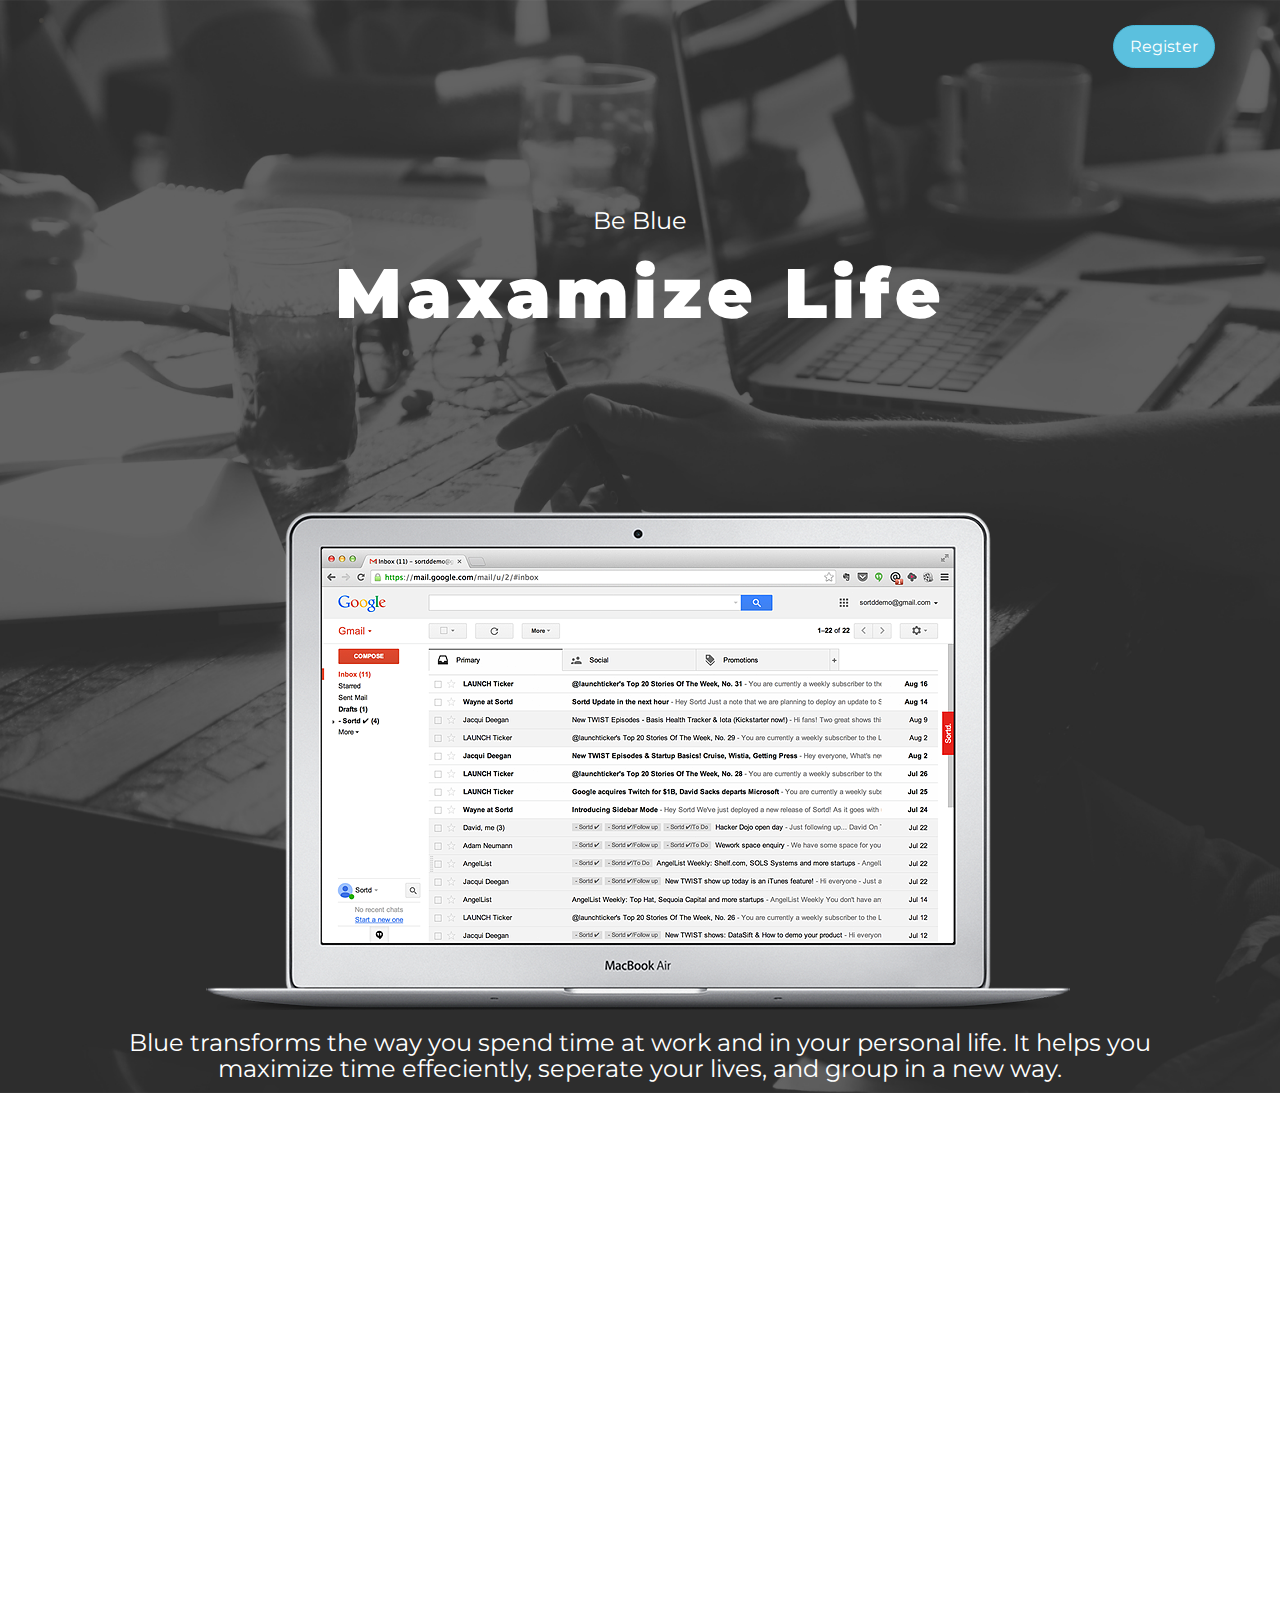
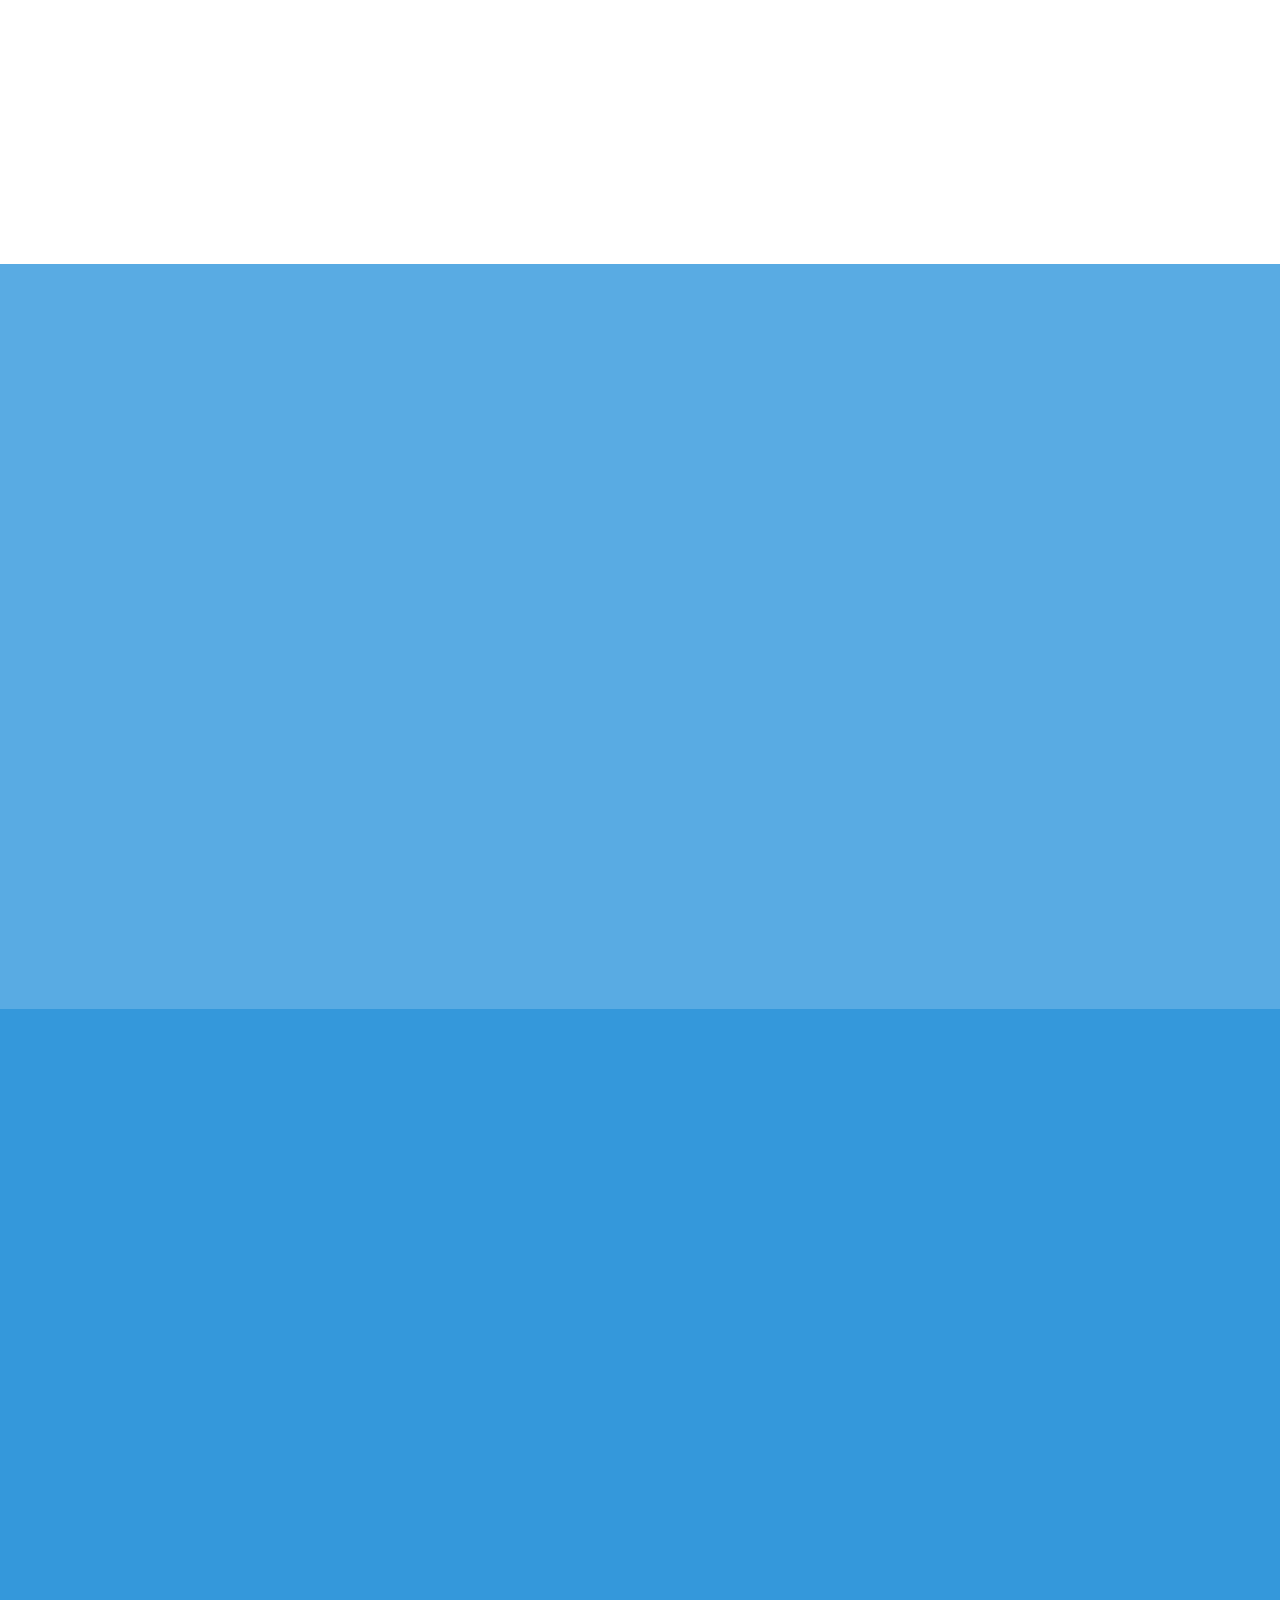
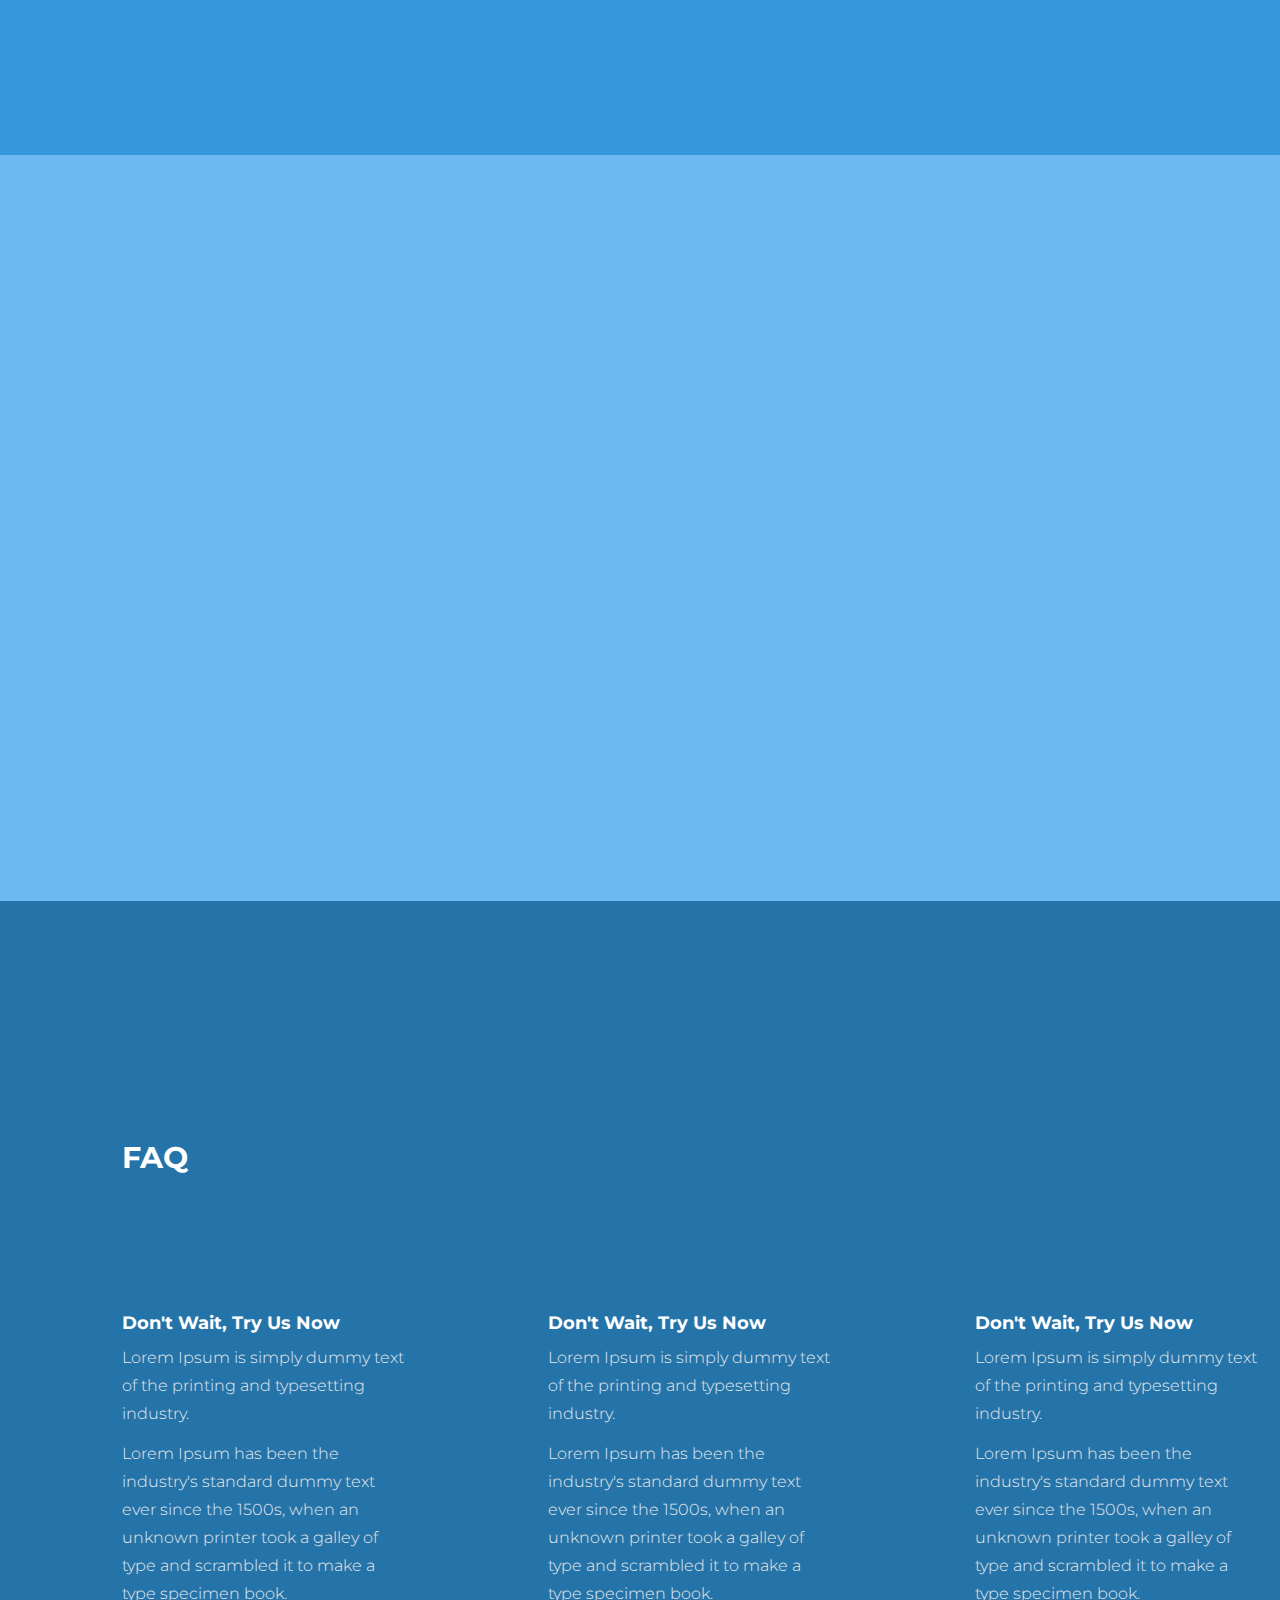
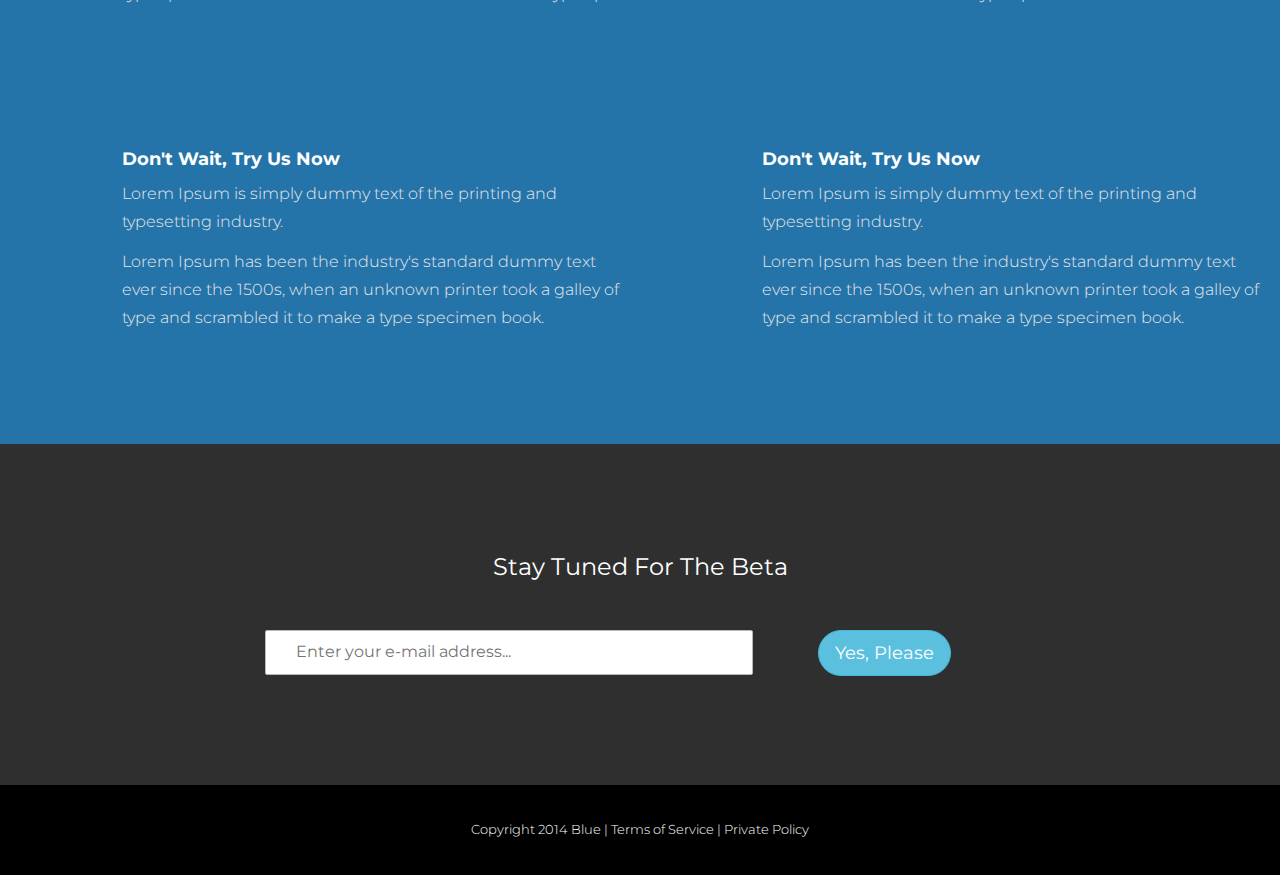
<file: index.html>
<!DOCTYPE html>
<html lang="en">
  <head>
    <meta charset="utf-8">
    <meta http-equiv="X-UA-Compatible" content="IE=edge">
    <meta name="viewport" content="width=device-width, initial-scale=1">
    <meta name="description" content="">
    <meta name="author" content="">
    <link rel="icon" href="assets/img/favicon.ico">

    <title>Blue</title>

    <!-- Bootstrap core CSS -->
    <link href="assets/css/bootstrap.css" rel="stylesheet">
    <link href="//maxcdn.bootstrapcdn.com/bootstrap/3.3.1/css/bootstrap.min.css" rel="stylesheet">

    <!-- Custom styles for this template -->
    <link href="assets/css/custom-animations.css" rel="stylesheet">
    <link href="assets/css/style.css" rel="stylesheet">


    <!-- IE10 viewport hack for Surface/desktop Windows 8 bug -->
    <script src="assets/js/ie10-viewport-bug-workaround.js"></script>

    <!-- HTML5 shim and Respond.js IE8 support of HTML5 elements and media queries -->
    <!--[if lt IE 9]>
      <script src="https://oss.maxcdn.com/html5shiv/3.7.2/html5shiv.min.js"></script>
      <script src="https://oss.maxcdn.com/respond/1.4.2/respond.min.js"></script>
    <![endif]-->
      <script src="//load.sumome.com/" data-sumo-site-id="788ba5ce5314e5642830b38ba15a5569244e7d59908ba9af5bca4f7cf5d7b994" async></script>
  </head>

  <body>

	<! -- ********** HEADER ********** -->
	<div id="h">
		<div class="container">
			<div class="row">
			    <li><a href="login.html" class="btn btn-lg btn-info btn-register">Register</a></li>
			    <div class="col-md-10 col-md-offset-1 mt">
			    	<h3>Be Blue</h3>
			    	<h1 class="mb">Maxamize Life</h1>
			    </div>
			    <div class="col-md-12 mt">
			    	<img src="assets/img/hm.png" class="img-responsive aligncenter" alt="" data-effect="slide-top">
                <h3>Blue transforms the way you spend time at work and in your personal life. It helps you maximize time effeciently, seperate your lives, and group in a new way.</h3>
			    </div>
			</div>
		</div><! --/container -->
	</div><! --/h -->
	
	<! -- ********** FIRST ********** -->
	<div id="w">
		<div class="row nopadding">
			<div class="col-md-5 col-sm-5 col-md-offset-1 mt" data-effect="slide-left">
				<h4>Separate Your Life</h4>
                <h5>Work vs. Personal</h5>
				<p>Lorem Ipsum is simply dummy text of the printing and typesetting industry.</p>
				<p>Lorem Ipsum has been the industry's standard dummy text ever since the 1500s, when an unknown printer took a galley of type and scrambled it to make a type specimen book.</p>
				<p>It has survived not only five centuries, but also the leap into electronic typesetting, remaining essentially unchanged.</p>
				<p class="mt"><button class="btn btn-info btn-theme">Take a look</button></p>
			</div>
			
			<div class="col-md-6 pull-right">
				<img src="assets/img/shot01.png" class="img-responsive alignright" alt="" data-effect="slide-right">
			</div>
		</div><! --/row -->
	</div><! --/container -->
	

	<! -- ********** BLUE SECTION - PICTON ********** -->
	<div id="picton">
		<div class="row nopadding">
			<div class="col-md-6 pull-left">
				<img src="assets/img/shot02.png" class="img-responsive alignleft" alt="" data-effect="slide-left">
			</div>
			<div class="col-md-5 mt" data-effect="slide-right">
				<h4>Maxamize Your Balance</h4>
				<p>Lorem Ipsum is simply dummy text of the printing and typesetting industry.</p>
				<p>Lorem Ipsum has been the industry's standard dummy text ever since the 1500s, when an unknown printer took a galley of type and scrambled it to make a type specimen book.</p>
				<p>It has survived not only five centuries, but also the leap into electronic typesetting, remaining essentially unchanged.</p>
				<p class="mt"><button class="btn btn-white btn-theme">Take Me Away</button></p>
			</div>
	
		</div><! --row -->
	</div><! --/Picton -->
	
	
	<! -- ********** BLUE SECTION - CURIOUS ********** -->
	<div id="curious">
		<div class="row nopadding">
			<div class="col-md-5 col-sm-5 col-md-offset-1 mt" data-effect="slide-left">
				<h4>Group In a New Way</h4>
				<p>Lorem Ipsum is simply dummy text of the printing and typesetting industry.</p>
				<p>Lorem Ipsum has been the industry's standard dummy text ever since the 1500s, when an unknown printer took a galley of type and scrambled it to make a type specimen book.</p>
				<p>It has survived not only five centuries, but also the leap into electronic typesetting, remaining essentially unchanged.</p>
				<p class="mt"><button class="btn btn-white btn-theme">Get Started!</button></p>
			</div>
			
			<div class="col-md-6 pull-right">
				<img src="assets/img/shot03.png" class="img-responsive alignright" alt="" data-effect="slide-right">
			</div>
		</div><! --/row -->
	</div><! --/curious -->

	<! -- ********** BLUE SECTION - MALIBU ********** -->
	<div id="malibu">
		<div class="row nopadding">
			<div class="col-md-6 pull-left">
				<img src="assets/img/shot04.png" class="img-responsive alignleft" alt="" data-effect="slide-left">
			</div>
			<div class="col-md-5 mt" data-effect="slide-right">
				<h4>Try Us For Free</h4>
				<p>Lorem Ipsum is simply dummy text of the printing and typesetting industry.</p>
				<p>Lorem Ipsum has been the industry's standard dummy text ever since the 1500s, when an unknown printer took a galley of type and scrambled it to make a type specimen book.</p>
				<p>It has survived not only five centuries, but also the leap into electronic typesetting, remaining essentially unchanged.</p>
				<p class="mt"><button class="btn btn-white btn-theme">Sign Up Now</button></p>
			</div>
	
		</div><! --row -->
	</div><! --/Malibu -->


	<! -- ********** BLUE SECTION - JELLY ********** -->
	<div id="jelly">
		<div class="row nopadding">
            <div class="col-md-10 col-md-offset-1 mt">
			    	<h2 class="">FAQ</h2>
			    </div>
			<div class="col-md-3 col-sm-4 col-xs-4 col-md-offset-1 mt">
				<h4>Don't Wait, Try Us Now</h4>
				<p>Lorem Ipsum is simply dummy text of the printing and typesetting industry.</p>
				<p>Lorem Ipsum has been the industry's standard dummy text ever since the 1500s, when an unknown printer took a galley of type and scrambled it to make a type specimen book.</p>
			</div>
            
            <div class="col-md-3 col-sm-4 col-xs-4 col-md-offset-1 mt">
				<h4>Don't Wait, Try Us Now</h4>
				<p>Lorem Ipsum is simply dummy text of the printing and typesetting industry.</p>
				<p>Lorem Ipsum has been the industry's standard dummy text ever since the 1500s, when an unknown printer took a galley of type and scrambled it to make a type specimen book.</p>

			</div>
            <div class="col-md-3 col-sm-4 col-xs-4 col-md-offset-1 mt">
				<h4>Don't Wait, Try Us Now</h4>
				<p>Lorem Ipsum is simply dummy text of the printing and typesetting industry.</p>
				<p>Lorem Ipsum has been the industry's standard dummy text ever since the 1500s, when an unknown printer took a galley of type and scrambled it to make a type specimen book.</p>
				
			</div>
             <div class="col-md-5 col-sm-6 col-xs-6 col-md-offset-1 mt">
				<h4>Don't Wait, Try Us Now</h4>
				<p>Lorem Ipsum is simply dummy text of the printing and typesetting industry.</p>
				<p>Lorem Ipsum has been the industry's standard dummy text ever since the 1500s, when an unknown printer took a galley of type and scrambled it to make a type specimen book.</p>
			</div>
            <div class="col-md-5 col-sm-6 col-xs-6 col-md-offset-1 mt">
				<h4>Don't Wait, Try Us Now</h4>
				<p>Lorem Ipsum is simply dummy text of the printing and typesetting industry.</p>
				<p>Lorem Ipsum has been the industry's standard dummy text ever since the 1500s, when an unknown printer took a galley of type and scrambled it to make a type specimen book.</p>
			</div>
            
			
		</div><! --/row -->
	</div><! --/Jelly -->

	<! -- ********** FOOTER ********** -->
	<div id="f">
		<div class="container">
			<div class="row">
				<div class="col-md-8 col-md-offset-2 centered">
					<h4 class="mb">Stay Tuned For The Beta</h4>
					<form role="form" action="register.php" method="post" enctype="plain"> 
	    				<input type="email" name="email" class="subscribe-input" placeholder="Enter your e-mail address..." required>
						<button class='btn btn-lg btn-info btn-sub subscribe-submit' type="submit">Yes, Please</button>
					</form>
				
				</div>

			</div><! --/row -->
		</div><! --/container -->
	</div><! --/F -->

	<! -- ********** CREDITS ********** -->
	<div id="c">
		<div class="container">
			<div class="row">
				<div class="col-md-6 col-md-offset-3 centered">
  
					<p>Copyright 2014 Blue | Terms of Service | Private Policy</p>
				</div>
			</div>
		</div><! --/container -->
	</div><! --/C -->


  <!-- Login Modal  -->
  <div class="modal fade bs-modal-sm" id="myModal" tabindex="-1" role="dialog" aria-labelledby="mySmallModalLabel" aria-hidden="true">
        <div class="modal-dialog modal-sm">
            <div class="modal-content">
            <br>
                <div class="modal-body">
                    <div id="myTabContent" class="tab-content">
                        <div class="tab-pane fade active in" id="signin">
                        <h1 class="login-text text-center">Register</h1>
                        <!-- Sign In Form -->
                            <a class="btn btn-block btn-social btn-facebook">
                                <i class="fa fa-facebook"></i> Sign in with Facebook
                            </a>
                            <br>
                            <a href="/auth/twitter" class="btn btn-block btn-social btn-twitter">
                                <i class="fa fa-twitter"></i> Sign in with Twitter
                            </a>
                            <br>
                            <a href="/auth/google" class="btn btn-block btn-social btn-google-plus">
                                <i class="fa fa-google-plus"></i> Sign in with Google
                            </a>
                        </div>
                    </div>
                </div>
            </div>
        </div>
    </div>

    <!-- Bootstrap core JavaScript
    ================================================== -->
    <!-- Placed at the end of the document so the pages load faster -->
    <script src="assets/js/jquery.min.js"></script>
    <script src="assets/js/bootstrap.min.js"></script>
    <script src="assets/js/retina-1.1.0.js"></script>
    <script src="assets/js/jquery.unveilEffects.js"></script>
  </body>
</html>
</file>
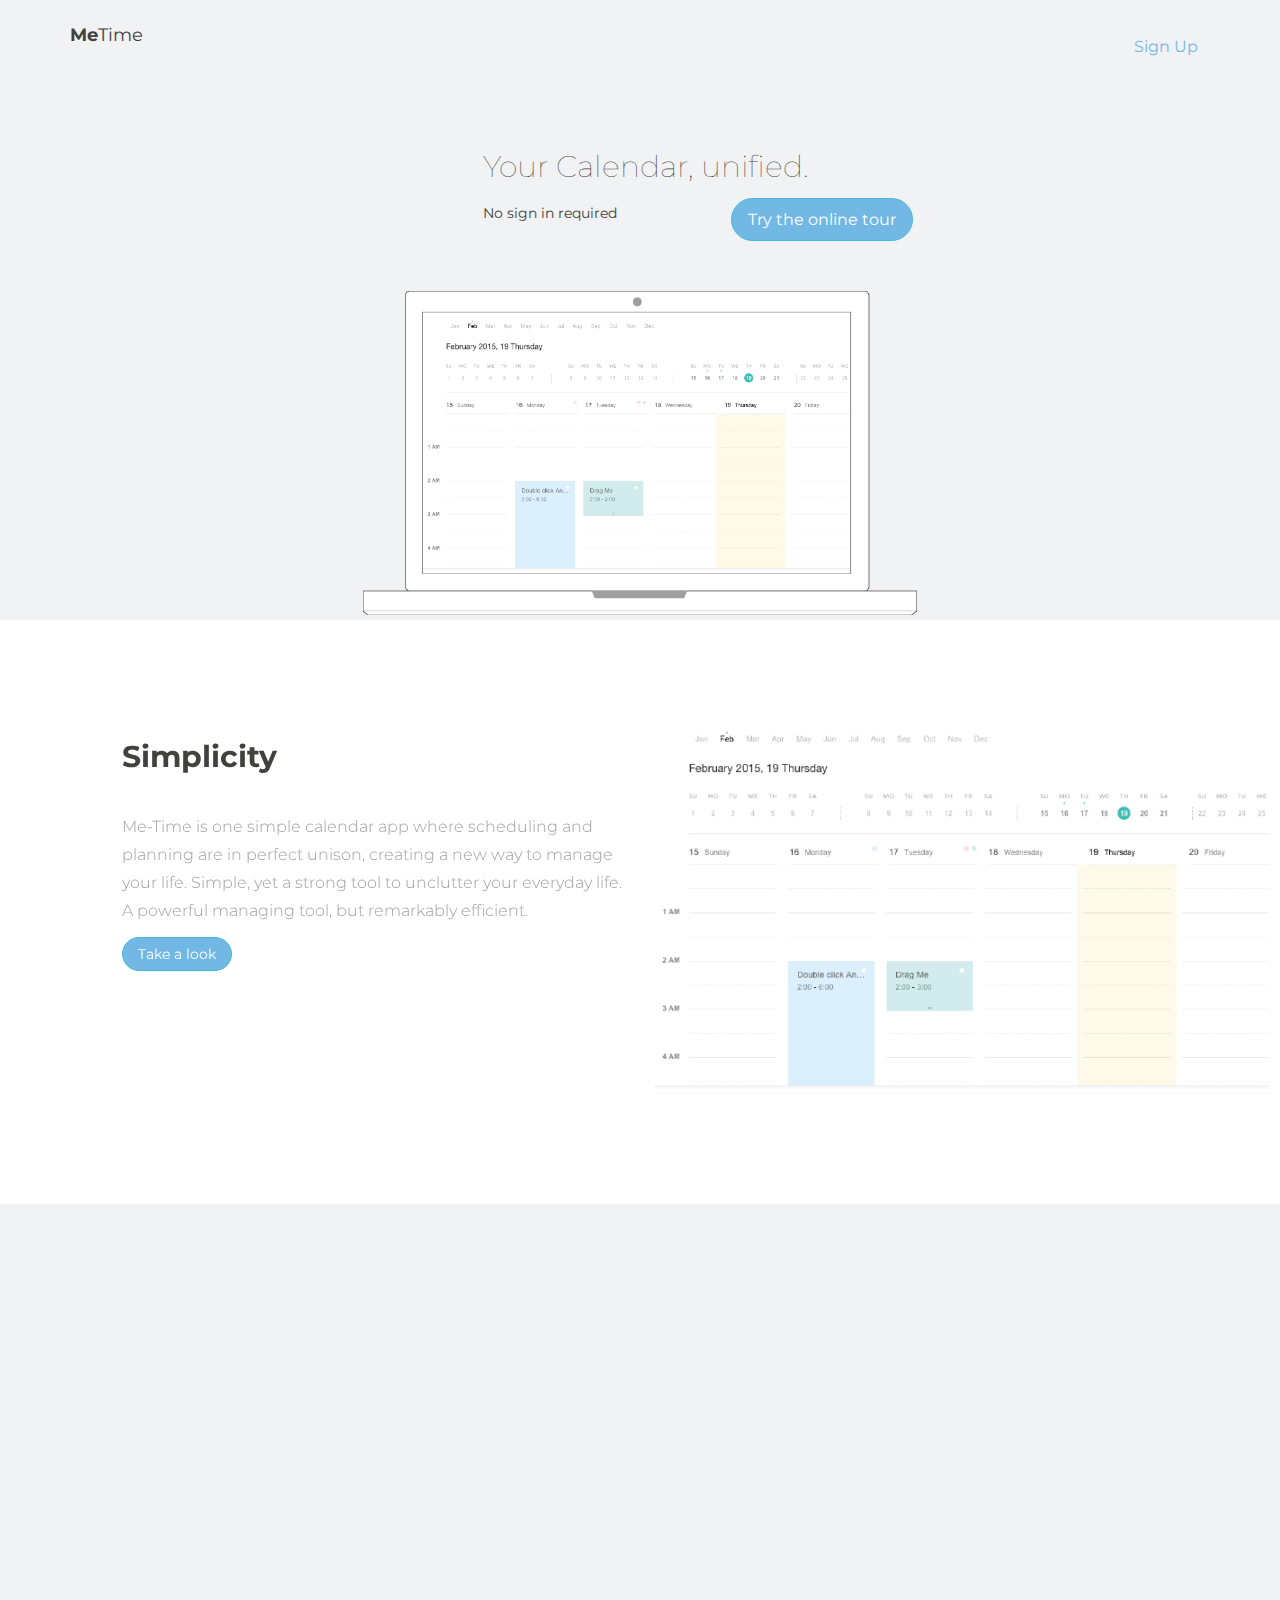
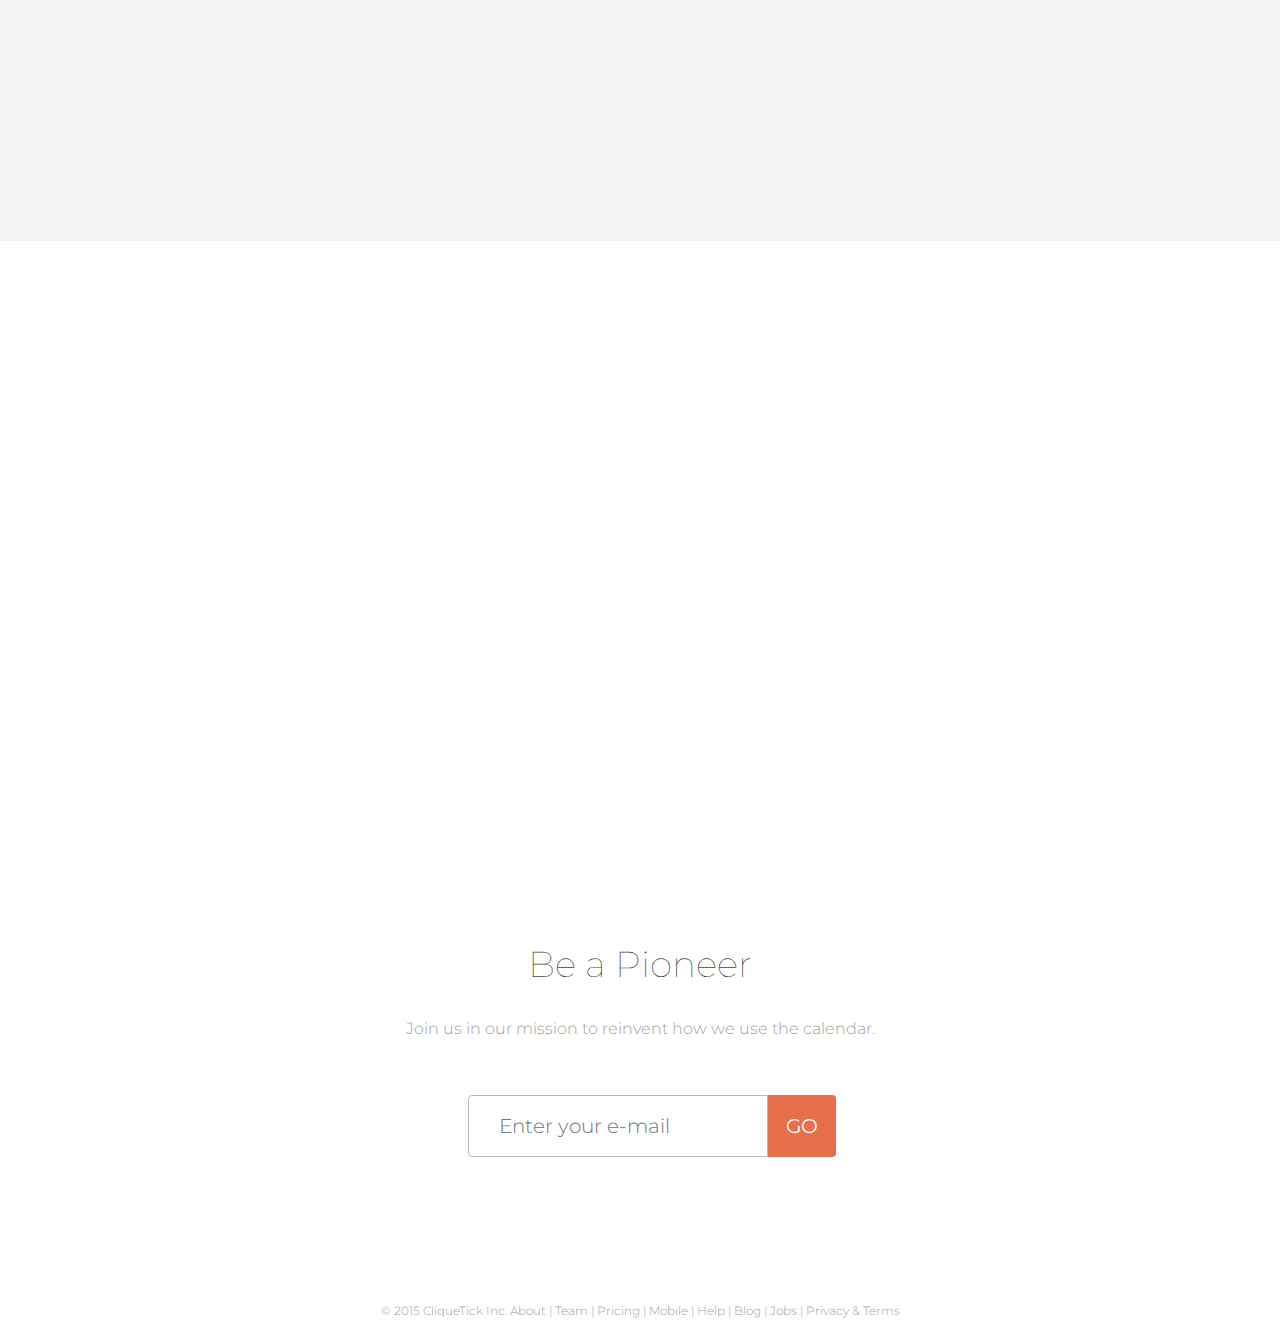
<file: index2.html>
<!DOCTYPE html>
<html lang="en">
  <head>
    <meta charset="utf-8">
    <meta http-equiv="X-UA-Compatible" content="IE=edge">
    <meta name="viewport" content="width=device-width, initial-scale=1">
    <meta name="description" content="">
    <meta name="author" content="">
    <link rel="icon" href="assets/img/favicon.ico">

    <title>CliqueTick</title>

    <!-- Bootstrap core CSS -->
    <link href="assets/css/bootstrap.css" rel="stylesheet">
    <link href="//maxcdn.bootstrapcdn.com/bootstrap/3.3.1/css/bootstrap.min.css" rel="stylesheet">

    <!-- Custom styles for this template -->
    <link href="assets/css/custom-animations.css" rel="stylesheet">
    <link href="assets/css/style.css" rel="stylesheet">
    <link href="assets/css/custom-style.css" rel="stylesheet">

    <link href='http://fonts.googleapis.com/css?family=Montserrat:400,700' rel='stylesheet' type='text/css'>

    <!-- IE10 viewport hack for Surface/desktop Windows 8 bug -->
    <script src="assets/js/ie10-viewport-bug-workaround.js"></script>

    <!-- HTML5 shim and Respond.js IE8 support of HTML5 elements and media queries -->
    <!--[if lt IE 9]>
      <script src="https://oss.maxcdn.com/html5shiv/3.7.2/html5shiv.min.js"></script>
      <script src="https://oss.maxcdn.com/respond/1.4.2/respond.min.js"></script>
    <![endif]-->
      <script src="//load.sumome.com/" data-sumo-site-id="788ba5ce5314e5642830b38ba15a5569244e7d59908ba9af5bca4f7cf5d7b994" async></script>
  </head>

  <body>

	<! -- ********** HEADER ********** -->
	<div id="h">
		<div class="container">
			<div class="row">
          <span class="navbar-brand" href="#"><b>Me</b>Time</span>
          <a href="login.html" class="btn btn-lg btn-register" style="color:#72b8e5 !important">Sign Up</a>
			    <div class="col-md-6 col-sm-offset-2 mt">
			    	<h2 class="mb">Your Calendar, unified.</h2>
            <a href="login.html" class="mb btn btn-lg btn-info btn-register" style="float: center !important;">Try the online tour</a>
            <br>
            <span>No sign in required</span>
			    </div>
			    <div class="col-md-6 col-md-offset-3" style="margin-top:50px;">
			    	<img src="assets/img/hm2.png" class="img-responsive aligncenter" alt="" data-effect="slide-top">
			    </div>
			</div>
		</div><! --/container -->
	</div><! --/h -->

	<! -- ********** FIRST ********** -->
	<div id="w">
		<div class="row nopadding">
			<div class="col-md-5 col-sm-5 col-md-offset-1" data-effect="slide-left">
				<h2>Simplicity</h2>
        <br>
				<p>Me-Time is one simple calendar app where scheduling and planning are in perfect unison, creating a new way to manage your life. Simple, yet a strong tool to unclutter your everyday life. A powerful
managing tool, but remarkably efficient.</p>
				<p><button class="btn btn-info btn-theme">Take a look</button></p>
			</div>

			<div class="col-md-6 pull-right">
				<img src="assets/img/shot01-2.png" class="img-responsive alignright" alt="" data-effect="slide-right">
			</div>
		</div><! --/row -->
	</div><! --/container -->


	<! -- ********** BLUE SECTION - PICTON ********** -->
	<div id="picton">
		<div class="row nopadding">
			<div class="col-md-6 pull-left">
				<img src="assets/img/shot02.png" class="img-responsive alignleft" alt="" data-effect="slide-left">
			</div>
			<div class="col-md-5 mt" data-effect="slide-right">
				<h2>Group Gathering</h2>
        <br>
				<p>Group gatherings our much easier and efficient with
Me-Time.​</p>
				<p><button class="btn btn-info btn-theme">Take Me Away</button></p>
			</div>

		</div><! --row -->
	</div><! --/Picton -->

  <! -- ********** THIRD ********** -->
	<div id="w">
		<div class="row nopadding">
			<div class="col-md-5 col-sm-5 col-md-offset-1" data-effect="slide-left">
				<h2>Business Tool </h2>
        <br>
				<p>Me-Time allows Businesses to create a business page so
individuals can access. It is a simple way to schedule an appointment
without having to shuffle through your calendar.</p>
				<p><button class="btn btn-info btn-theme">Take a look</button></p>
			</div>

			<div class="col-md-6 pull-right">
				<img src="assets/img/shot01-2.png" class="img-responsive alignright" alt="" data-effect="slide-right">
			</div>
		</div><! --/row -->
	</div><! --/container -->

	<! -- ********** FOOTER ********** -->
	<div id="f">
		<div class="container">
			<div class="row">
				<div class="col-md-8 col-md-offset-2 centered">
					<h1 class="mb">Be a Pioneer</h1>
          <br>
          <p>Join us in our mission to reinvent how we use the calendar.</p>
          <br>
          <br>
					<formrole="form" action="register.php" method="post" enctype="plain">
	    				<input type="email" name="email" class="subscribe-input" placeholder="Enter your e-mail" required>
						<button class='btn btn-lg btn-info btn-sub subscribe-submit mailing' type="submit">GO</button>
					</form>

				</div>

			</div><! --/row -->
		</div><! --/container -->
	</div><! --/F -->

	<! -- ********** CREDITS ********** -->
	<div id="c">
		<div class="container">
			<div class="row">
				<div class="col-md-10 col-md-offset-1 centered">

					<p><span>© 2015 CliqueTick Inc.</span>	  About	| Team | Pricing | Mobile | Help | Blog | Jobs | Privacy & Terms</p>
				</div>
			</div>
		</div><! --/container -->
	</div><! --/C -->


  <!-- Login Modal  -->
  <div class="modal fade bs-modal-sm" id="myModal" tabindex="-1" role="dialog" aria-labelledby="mySmallModalLabel" aria-hidden="true">
        <div class="modal-dialog modal-sm">
            <div class="modal-content">
            <br>
                <div class="modal-body">
                    <div id="myTabContent" class="tab-content">
                        <div class="tab-pane fade active in" id="signin">
                        <h1 class="login-text text-center">Register</h1>
                        <!-- Sign In Form -->
                            <a class="btn btn-block btn-social btn-facebook">
                                <i class="fa fa-facebook"></i> Sign in with Facebook
                            </a>
                            <br>
                            <a href="/auth/twitter" class="btn btn-block btn-social btn-twitter">
                                <i class="fa fa-twitter"></i> Sign in with Twitter
                            </a>
                            <br>
                            <a href="/auth/google" class="btn btn-block btn-social btn-google-plus">
                                <i class="fa fa-google-plus"></i> Sign in with Google
                            </a>
                        </div>
                    </div>
                </div>
            </div>
        </div>
    </div>

    <!-- Bootstrap core JavaScript
    ================================================== -->
    <!-- Placed at the end of the document so the pages load faster -->
    <script src="assets/js/jquery.min.js"></script>
    <script src="assets/js/bootstrap.min.js"></script>
    <script src="assets/js/retina-1.1.0.js"></script>
    <script src="assets/js/jquery.unveilEffects.js"></script>
  </body>
</html>
</file>
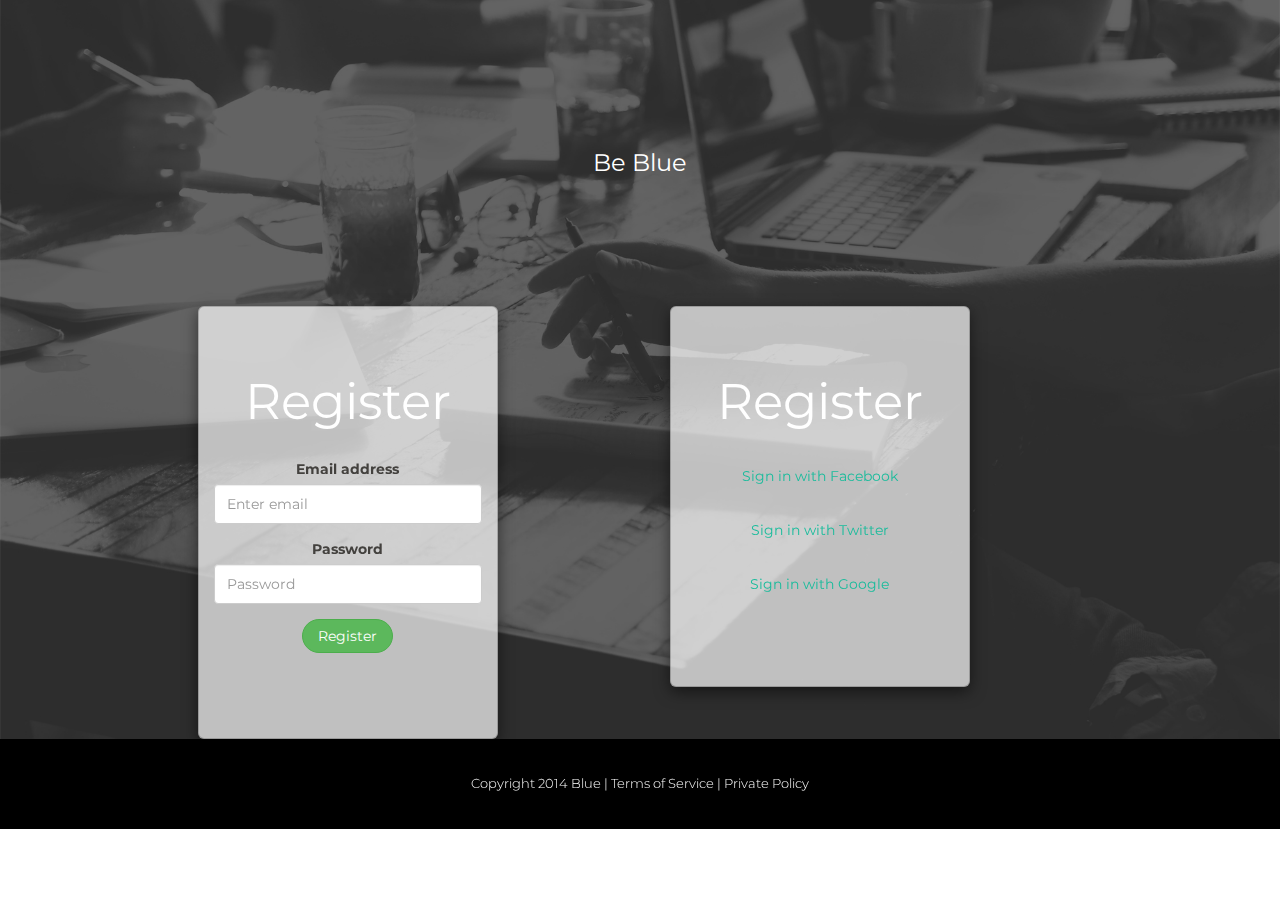
<file: login.html>
<!DOCTYPE html>
<html lang="en">
  <head>
    <meta charset="utf-8">
    <meta http-equiv="X-UA-Compatible" content="IE=edge">
    <meta name="viewport" content="width=device-width, initial-scale=1">
    <meta name="description" content="">
    <meta name="author" content="">
    <link rel="icon" href="assets/img/favicon.ico">

    <title>Blue</title>

    <!-- Bootstrap core CSS -->
    <link href="assets/css/bootstrap.css" rel="stylesheet">
    <link href="//maxcdn.bootstrapcdn.com/bootstrap/3.3.1/css/bootstrap.min.css" rel="stylesheet">

    <!-- Custom styles for this template -->
    <link href="assets/css/custom-animations.css" rel="stylesheet">
    <link href="assets/css/style.css" rel="stylesheet">


    <!-- IE10 viewport hack for Surface/desktop Windows 8 bug -->
    <script src="assets/js/ie10-viewport-bug-workaround.js"></script>

    <!-- HTML5 shim and Respond.js IE8 support of HTML5 elements and media queries -->
    <!--[if lt IE 9]>
      <script src="https://oss.maxcdn.com/html5shiv/3.7.2/html5shiv.min.js"></script>
      <script src="https://oss.maxcdn.com/respond/1.4.2/respond.min.js"></script>
    <![endif]-->
  </head>

  <body>

	<! -- ********** HEADER ********** -->
	<div id="h">
		<div class="container">
			<div class="row">

			    <div class="col-md-10 col-md-offset-1 mt">
			    	<h3>Be Blue</h3>
                    <div class="row nopadding">
			<div class="col-md-5 col-sm-5 col-md-offset mt" data-effect="slide-left">
							<div class="col-md-6 pull-left">
				<div class="modal-content">
            <br>
                <div class="modal-body">
                    <div id="myTabContent" class="tab-content">
                        <div class="tab-pane fade active in" id="signin">
                        <h3 class="login-text text-center">Register</h3>
                        <form>
  <div class="form-group">
    <label for="exampleInputEmail1">Email address</label>
    <input type="email" class="form-control" id="exampleInputEmail1" placeholder="Enter email">
  </div>
  <div class="form-group">
    <label for="exampleInputPassword1">Password</label>
    <input type="password" class="form-control" id="exampleInputPassword1" placeholder="Password">
  </div>
<button class="btn btn-success btn-theme" type="submit">Register</button>
</form>
				
                            
                        
                        </div>
                    </div>
                </div>
            </div>
			</div>
                

<!--        Social Media Sign In-->
			</div>
                <div class="col-md-5 col-sm-5 col-md-offset-1 mt" data-effect="slide-right">
							<div class="col-md-6 pull-left">
				<div class="modal-content">
            <br>
                <div class="modal-body">
                    <div id="myTabContent" class="tab-content">
                        <div class="tab-pane fade active in" id="signin">
                        <h3 class="login-text text-center">Register</h3>
                            <a class="btn btn-block btn-social btn-facebook">
                                <i class="fa fa-facebook"></i> Sign in with Facebook
                            </a>
                            <br>
                            <a href="/auth/twitter" class="btn btn-block btn-social btn-twitter">
                                <i class="fa fa-twitter"></i> Sign in with Twitter
                            </a>
                            <br>
                            <a href="/auth/google" class="btn btn-block btn-social btn-google-plus">
                                <i class="fa fa-google-plus"></i> Sign in with Google
                            </a>
                        </div>
                    </div>
                </div>
            </div>
			</div>
                
			</div>
			
<!--
			<div class="col-md-6 pull-right">
				<div class="modal-content">
            <br>
                <div class="modal-body">
                    <div id="myTabContent" class="tab-content">
                        <div class="tab-pane fade active in" id="signin">
                        <h3 class="login-text text-center">Register</h3>
                         Sign In Form 
                            <a class="btn btn-block btn-social btn-facebook">
                                <i class="fa fa-facebook"></i> Sign in with Facebook
                            </a>
                            <br>
                            <a href="/auth/twitter" class="btn btn-block btn-social btn-twitter">
                                <i class="fa fa-twitter"></i> Sign in with Twitter
                            </a>
                            <br>
                            <a href="/auth/google" class="btn btn-block btn-social btn-google-plus">
                                <i class="fa fa-google-plus"></i> Sign in with Google
                            </a>
                        </div>
                    </div>
                </div>
            </div>
			</div>
-->
		</div><! --/row -->
                    

                    
                    
                    
                    
                    
                    
                    
                    
       
                    
            

                    
                    
                    
                    
                    
<!--
			    	<h1 class="mb">Maxamize Life</h1>
                     <li><button class="btn btn-lg btn-info  btn-login" data-toggle="modal" data-target=".bs-modal-sm">Login</button></li>
			    </div>
			    <div class="col-md-12 mt">
-->
<!--			    	<img src="assets/img/login/calendar-phone.jpg" class="img-responsive aligncenter" alt="" data-effect="slide-top">-->
                    
			    </div>
			</div>
		</div><! --/container -->
	</div><! --/h -->
	

	
	
	<! -- ********** CREDITS ********** -->
	<div id="c">
		<div class="container">
			<div class="row">
				<div class="col-md-6 col-md-offset-3 centered">
  
					<p>Copyright 2014 Blue | Terms of Service | Private Policy</p>
				</div>
			</div>
		</div><! --/container -->
	</div><! --/C -->


  <!-- Login Modal  -->
  <div class="modal fade bs-modal-sm" id="myModal" tabindex="-1" role="dialog" aria-labelledby="mySmallModalLabel" aria-hidden="true">
        <div class="modal-dialog modal-sm">
            <div class="modal-content">
            <br>
                <div class="modal-body">
                    <div id="myTabContent" class="tab-content">
                        <div class="tab-pane fade active in" id="signin">
                        <h1 class="login-text text-center">Register</h1>
                        <!-- Sign In Form -->
                            <a class="btn btn-block btn-social btn-facebook">
                                <i class="fa fa-facebook"></i> Sign in with Facebook
                            </a>
                            <br>
                            <a href="/auth/twitter" class="btn btn-block btn-social btn-twitter">
                                <i class="fa fa-twitter"></i> Sign in with Twitter
                            </a>
                            <br>
                            <a href="/auth/google" class="btn btn-block btn-social btn-google-plus">
                                <i class="fa fa-google-plus"></i> Sign in with Google
                            </a>
                        </div>
                    </div>
                </div>
            </div>
        </div>
    </div>

    <!-- Bootstrap core JavaScript
    ================================================== -->
    <!-- Placed at the end of the document so the pages load faster -->
    <script src="assets/js/jquery.min.js"></script>
    <script src="assets/js/bootstrap.min.js"></script>
    <script src="assets/js/retina-1.1.0.js"></script>
    <script src="assets/js/jquery.unveilEffects.js"></script>
  </body>
</html>
</file>
<file: assets/css/style.css>
/*	################################################################
	1. GENERAL STRUCTURES
################################################################# */

/* Import fonts*/
@import url(http://fonts.googleapis.com/css?family=Montserrat:400,700);

* {
	margin: 0;
	padding: 0px;
	font-family: 'Montserrat', Arial, sans-serif;
}
body {
	background: #fff;
	margin: 0;
	color: #43413e;
}

h1, h2, h3, h4, h5, h6 {
	font-family: 'Montserrat', Arial, sans-serif;
	font-weight: 700;
}


p {
	padding: 0;
	margin-bottom: 12px;
	font-family: 'Montserrat', Arial, sans-serif;
	font-weight: 300;
	font-size: 18px;
	line-height: 28px;
	color: #666;
	margin-top: 10px;
}

html,
body {
	height: 100%;
}

.alignleft { float: left; }
.alignright { float: right; }
.aligncenter {
	margin-left: auto;
	margin-right: auto;
	display: block;
	clear: both;
}
.centered {text-align: center}
.mt {margin-top: 120px;}
.mb {margin-bottom: 50px;}
.mtb {margin-top: 50px; margin-bottom: 50px;}
.mtb2 { margin-top: 100px; margin-bottom: 100px;}
.ptb {padding-top: 80px; padding-bottom: 80px;}

.clear {
	clear: both;
	display: block;
	font-size: 0;
	height: 0;
	line-height: 0;
	width:100%;
}
::-moz-selection  {
	color: #fff;
	text-shadow:none;
	background:#2B2E31;
}
::selection {
	color: #fff;
	text-shadow:none;
	background:#2B2E31;
}
*,
*:after,
*:before {
	-webkit-box-sizing: border-box;
	-moz-box-sizing: border-box;
	box-sizing: border-box;
	padding: 0;
	margin: 0;
}
a {
	padding: 0;
	margin: 0;
	text-decoration: none;
	-webkit-transition: background-color .4s linear, color .4s linear;
	-moz-transition: background-color .4s linear, color .4s linear;
	-o-transition: background-color .4s linear, color .4s linear;
	-ms-transition: background-color .4s linear, color .4s linear;
	transition: background-color .4s linear, color .4s linear;
	color: #1abc9c;
}
a:hover,
a:focus {
  text-decoration: none;
  color:#696E74;
}

.nopadding {
	padding: 0px !important;
	margin: 0px;
}

/* Bootstrap Modification */

.navbar-inverse {
	background: transparent;
	border: transparent;
}

img {
	padding-bottom: 10px;
}

/* FORM CONFIGURATION */

input {
	font-size: 16px;
	min-height: 40px;
	border-radius: 2px;
	line-height: 20px;
	padding: 11px 30px 12px;
	border: 1px solid #b9b9af;
	margin-bottom: 10px;
	background-color: #fff;
	-webkit-transition: background-color 0.2s;
	transition: background-color 0.2s;
}

.subscribe-input {
	float: left;
	width: 65%;
	text-align: left;
	margin-right: 2px;
}

.subscribe-submit {
	right: 0;
}


.btn-register {
	margin-top: 15px;
	border-radius: 50px;
	margin-right: 10px;
	top: 0px;
	float: right;
	font-size: 16px;
}

.btn-login {
	margin-top: 15px;
	border-radius: 50px;
	margin-right: 10px;
	top: 0px;
	float: center;
	font-size: 16px;

}

.btn-sub {
	border-radius: 50px;
}

/* Overall Buttons*/
.btn-theme {
	border-radius: 50px;
	font-size: 14px;
	padding-left: 15px;
	padding-right: 15px;
}

.btn-login {
    margin-top: -15%;
}

.btn-white {
	background: white;
	color: #2f2f2f;
}

.btn-white:hover {
	background: #2f2f2f;
	color: white;
}

/* HEADER SECTION */
#h {
	background: url(../img/header.jpg) no-repeat center top;
	padding-top: 10px;
	text-align:center;
	background-attachment: relative;
	background-position: center center;
	min-height: 650px;
	width: 100%;

    -webkit-background-size: 100%;
    -moz-background-size: 100%;
    -o-background-size: 100%;
    background-size: 100%;

    -webkit-background-size: cover;
    -moz-background-size: cover;
    -o-background-size: cover;
    background-size: cover;
}

#h h1 {
	color: white;
	font-weight: 900;
	font-size: 70px;
	letter-spacing: 5px;
}

#h h3 {
	color: white;
	font-weight: 400;
}

#h img {
	padding-bottom: 0px;
}

/* White Section */
#w {
	background: white;
	width: 100%;
	padding-top: 100px;
	padding-bottom: 100px;
}

#w .col-md-6 {
	padding-right: 0px;
}

#w p {
	color: #9f9f9f;
	font-size: 16px;
}


/* Blue Section - Picton */
#picton {
	background: #59ABE3;
	width: 100%;
	padding-top: 100px;
	padding-bottom: 100px;
	color: white;
}

#picton .col-md-6 {
	padding-left: 0px;
}

#picton p {
	color: #e9e9e9;
	font-size: 16px;
}

/* Blue Section - Curious */
#curious {
	background: #3498DB;
	width: 100%;
	padding-top: 100px;
	padding-bottom: 100px;
	color: white;
}

#curious .col-md-6 {
	padding-right: 0px;
}

#curious p {
	color: #e9e9e9;
	font-size: 16px;
}

/* Blue Section - Malibu */
#malibu {
	background: #6BB9F0;
	width: 100%;
	padding-top: 100px;
	padding-bottom: 100px;
	color: white;
}

#malibu .col-md-6 {
	padding-left: 0px;
}

#malibu p {
	color: #e9e9e9;
	font-size: 16px;
}

/* Blue Section - Jelly */
#jelly {
	background: #2574A9;
	width: 100%;
	padding-top: 100px;
	padding-bottom: 100px;
	color: white;
}

#jelly p {
	color: #e9e9e9;
	font-size: 16px;
}

#jelly h1 {
	font-size: 200px;
}

#jelly h3 {
	margin-top: 10px;
}

/* FOOTER */
#f {
	background: #2f2f2f;
	width: 100%;
	padding-top: 100px;
	padding-bottom: 100px;
	color: white;
}

#f p {
	color: white;
}

#f h4 {
	font-weight: 400;
	text-align: center;
	font-size: 24px;
}

/* CREDIT */
#c {
	background: black;
	padding: 20px;
}

#c p {
	color: white;
	font-size: 13px;
}


/*Login */
.login-text {
    font-size: 50px;
    font-weight: 100;
    text-transform: none;
    margin-bottom: 30px;
    color: #000;
}
.login-page {
    margin-top: 200px;
}

.login-text {
    font-size: 50px;
    font-weight: 100;
    text-transform: none;
    margin-bottom: 30px;

}
 .login-page {
  margin-top: 200px;
}

#login-bg {
    background-attachment: scroll;
    background-image: url(../img/quad.jpg);
    background-repeat: none;
    -webkit-background-size: cover;
    -moz-background-size: cover;
    background-size: cover;
    -o-background-size: cover;
}

    .bs-modal-sm {
        margin-top: 10em;

    }

    .modal-content {
        background: rgba(255, 255, 255, 0.7);
        width: 300px;
        margin-left: auto;
        margin-right: auto;

    }

   .modal-body {
        margin-top: 0.8em;
        margin-bottom: 5em;

    }

    .login-text {
        font-size: 50px;
        font-weight: 100;
        text-transform: none;
        margin-bottom: 30px;
        color: #000;
    }
    .login-page {
        margin-top: 200px;
}
}
@media(max-width:768px) {
        .modal-content {
        background: rgba(255, 255, 255, 0.7);
        width: 300px;
        margin-left: auto;
        margin-right: auto;
    }


    /*login page */

/*
    Note: It is best to use a less version of this file ( see http://css2less.cc
    For the media queries use @screen-sm-min instead of 768px.
    For .omb_spanOr use @body-bg instead of white.
*/

@media (min-width: 768px) {
    .omb_row-sm-offset-3 div:first-child[class*="col-"] {
        margin-left: 25%;
    }
}

.omb_login .omb_authTitle {
    text-align: center;
	line-height: 300%;
}

.omb_login .omb_socialButtons a {
	color: white; // In yourUse @body-bg
	opacity:0.9;
}
.omb_login .omb_socialButtons a:hover {
    color: white;
	opacity:1;
}
.omb_login .omb_socialButtons .omb_btn-facebook {background: #3b5998;}
.omb_login .omb_socialButtons .omb_btn-twitter {background: #00aced;}
.omb_login .omb_socialButtons .omb_btn-google {background: #c32f10;}


.omb_login .omb_loginOr {
	position: relative;
	font-size: 1.5em;
	color: #aaa;
	margin-top: 1em;
	margin-bottom: 1em;
	padding-top: 0.5em;
	padding-bottom: 0.5em;
}
.omb_login .omb_loginOr .omb_hrOr {
	background-color: #cdcdcd;
	height: 1px;
	margin-top: 0px !important;
	margin-bottom: 0px !important;
}
.omb_login .omb_loginOr .omb_spanOr {
	display: block;
	position: absolute;
	left: 50%;
	top: -0.6em;
	margin-left: -1.5em;
	background-color: white;
	width: 3em;
	text-align: center;
}

.omb_login .omb_loginForm .input-group.i {
	width: 2em;
}
.omb_login .omb_loginForm  .help-block {
    color: red;
}


@media (min-width: 768px) {
    .omb_login .omb_forgotPwd {
        text-align: right;
		margin-top:10px;
 	}
}
</file>
<file: assets/css/custom-style.css>
#h {
	background:#f1f2f3 !important;
	min-height: 620px !important;
	max-height: 620px !important;
}


#h h2, #picton h2, #f h1 {
	color: #43413e !important;
	font-weight: 100;
}

.btn-info {
	background-color: #72b8e5;
}

.mailing {
	background-color: #e7704b;
	display: block;
	right: 0px;
	border: none;
	border-top-left-radius: 0;
	border-bottom-left-radius: 0;
	border-top-right-radius: 4px;
	border-bottom-right-radius: 4px;
	padding: 0.9em;
	font-size: 2rem;
}

.subscribe-input {
	margin-left: 27%;
	float: left;
	width: 40%;
	text-align: left;
	margin-right: 0px;
	float: left;
	padding-left: 1.2rem;
	padding: 1.5em;
	/* padding-top: 0.1rem; */
	height: 3.25rem;
	line-height: 3.25rem;
	font-size: 2rem;
	font-weight: 300;
	color: #444;
	border-top-left-radius: 4px;
	border-top-right-radius: 0;
	border-bottom-right-radius: 0;
	border-bottom-left-radius: 4px;
}

.mb {
	margin-bottom: 0 !important;
}

#picton {
	background:#f1f2f3 !important;
}

#picton p, #f p, #c p {
	color: #9f9f9f !important;
	font-size: 16px;
}

#c p {
	font-size: 12px !important;
}

#f {
	background: #ffffff !important;
	color: #9f9f9f !important;
}

#c {
	background: #ffffff !important;
	height: 10px;
}
</file>
<file: assets/css/custom-animations.css>
/*CUSTOM ANIMATIONS*/

/* Please Note: To use this CSS, you should include in your HTML the proper javascript: jquery.unveilEffects.js */


	[class*=".effect-"] {
	  -webkit-backface-visibility: hidden;
	  -moz-backface-visibility: hidden;
	  backface-visibility: hidden;
	  -webkit-perspective: 1000;
	  -moz-perspective: 1000;
	  perspective: 1000;
	}
	.effect-fade {
	  opacity: 0;
	}
	.effect-fade.in {
	  opacity: 1;
	}
	.effect-slide-left {
	  -webkit-transform: translate3d(-30%, 0, 0);
	  transform: translate3d(-30%, 0, 0);
	  opacity: 0;
	}
	.effect-slide-left.in {
	  -webkit-transform: translate3d(0, 0, 0);
	  transform: translate3d(0, 0, 0);
	  opacity: 1;
	}
	.effect-slide-right {
	  -webkit-transform: translate3d(30%, 0, 0);
	  transform: translate3d(30%, 0, 0);
	  opacity: 0;
	}
	.effect-slide-right.in {
	  -webkit-transform: translate3d(0, 0, 0);
	  transform: translate3d(0, 0, 0);
	  opacity: 1;
	}
	.effect-slide-top {
	  -webkit-transform: translate3d(0, -30%, 0);
	  transform: translate3d(0, -30%, 0);
	  opacity: 0;
	}
	.effect-slide-top.in {
	  -webkit-transform: translate3d(0, 0, 0);
	  transform: translate3d(0, 0, 0);
	  opacity: 1;
	}
	.effect-slide-bottom {
	  -webkit-transform: translate3d(0, 30%, 0);
	  transform: translate3d(0, 30%, 0);
	  opacity: 0;
	}
	.effect-slide-bottom.in {
	  -webkit-transform: translate3d(0, 0, 0);
	  transform: translate3d(0, 0, 0);
	  opacity: 1;
	}
	.effect-pop {
	  opacity: 0;
	}
	.effect-pop.in {
	  -webkit-animation: pop 0.6s ease-out 0.5s both;
	  -moz-animation: pop 0.6s ease-out 0.5s both;
	  -o-animation: pop 0.6s ease-out 0.5s both;
	  animation: pop 0.6s ease-out 0.5s both;
	  opacity: 1 \9;
	}
	@-webkit-keyframes pop {
	  0% {
		-webkit-transform: scale(1);
		-ms-transform: scale(1);
		transform: scale(1);
	  }
	  50% {
		-webkit-transform: scale(1.2);
		-ms-transform: scale(1.2);
		transform: scale(1.2);
		opacity: 1;
	  }
	  100% {
		opacity: 1;
		-webkit-transform: scale(1);
		-ms-transform: scale(1);
		transform: scale(1);
	  }
	}
	@-moz-keyframes pop {
	  0% {
		-webkit-transform: scale(1);
		-ms-transform: scale(1);
		transform: scale(1);
	  }
	  50% {
		-webkit-transform: scale(1.2);
		-ms-transform: scale(1.2);
		transform: scale(1.2);
		opacity: 1;
	  }
	  100% {
		opacity: 1;
		-webkit-transform: scale(1);
		-ms-transform: scale(1);
		transform: scale(1);
	  }
	}
	@-o-keyframes pop {
	  0% {
		-webkit-transform: scale(1);
		-ms-transform: scale(1);
		transform: scale(1);
	  }
	  50% {
		-webkit-transform: scale(1.2);
		-ms-transform: scale(1.2);
		transform: scale(1.2);
		opacity: 1;
	  }
	  100% {
		opacity: 1;
		-webkit-transform: scale(1);
		-ms-transform: scale(1);
		transform: scale(1);
	  }
	}
	@keyframes pop {
	  0% {
		-webkit-transform: scale(1);
		-ms-transform: scale(1);
		transform: scale(1);
	  }
	  50% {
		-webkit-transform: scale(1.2);
		-ms-transform: scale(1.2);
		transform: scale(1.2);
		opacity: 1;
	  }
	  100% {
		opacity: 1;
		-webkit-transform: scale(1);
		-ms-transform: scale(1);
		transform: scale(1);
	  }
	}
	.effect-fall {
	  opacity: 0;
	  -webkit-transform: scale(1.5);
	  -ms-transform: scale(1.5);
	  transform: scale(1.5);
	}
	.effect-fall.in {
	  -webkit-transform: scale(1);
	  -ms-transform: scale(1);
	  transform: scale(1);
	  opacity: 1;
	}
	.effect-perspective {
	  -webkit-perspective: 1300px;
	  -moz-perspective: 1300px;
	  perspective: 1300px;
	}
	.effect-helix {
	  -webkit-transform-style: preserve-3d;
	  -moz-transform-style: preserve-3d;
	  transform-style: preserve-3d;
	  opacity: 0;
	  -webkit-transform: rotateY(-180deg);
	  -ms-transform: rotateY(-180deg);
	  transform: rotateY(-180deg);
	}
	.effect-helix.in {
	  opacity: 1;
	  -webkit-transform: rotateY(0);
	  -ms-transform: rotateY(0);
	  transform: rotateY(0);
	}
</file>
